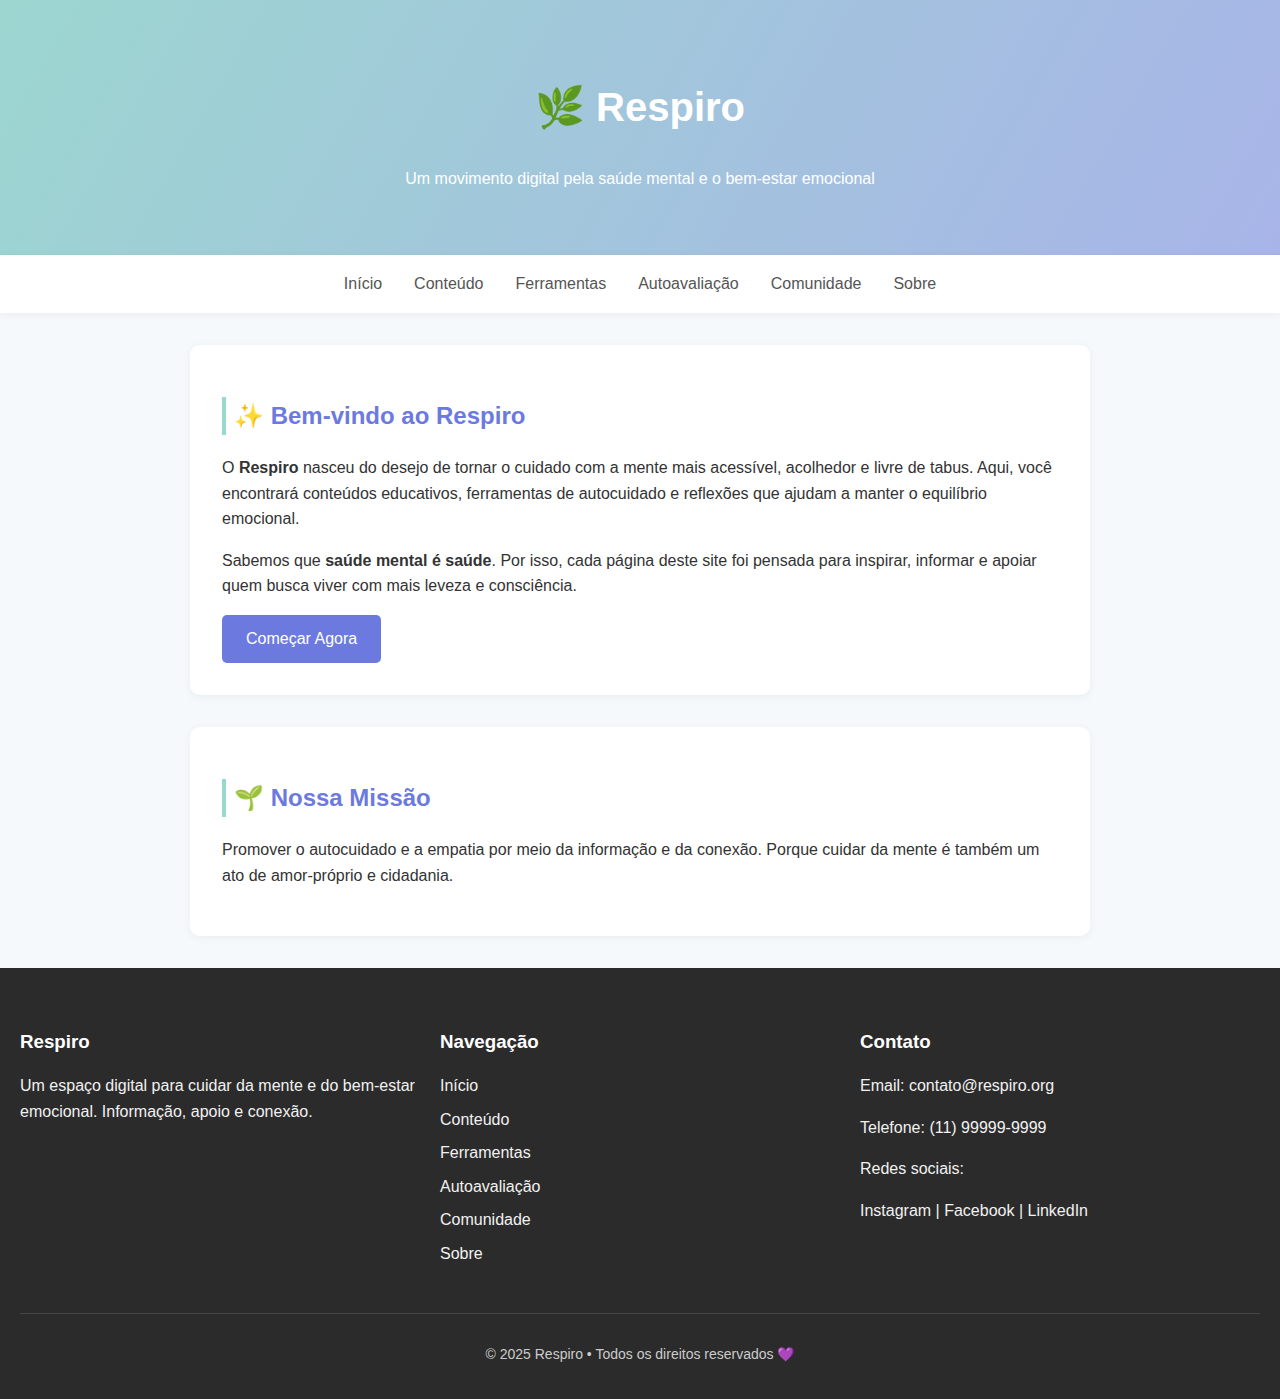
<file: index.html>
<!DOCTYPE html>
<html lang="pt-BR">
<head>
  <meta charset="UTF-8">
  <meta name="viewport" content="width=device-width, initial-scale=1.0">
  <title>Respiro • Cuidando da Mente e do Coração</title>
  <link rel="stylesheet" href="style.css">
</head>
<body>
  <header>
    <h1>🌿 Respiro</h1>
    <p>Um movimento digital pela saúde mental e o bem-estar emocional</p>
  </header>

  <nav>
    <a href="index.html">Início</a>
    <a href="conteudo.html">Conteúdo</a>
    <a href="ferramentas.html">Ferramentas</a>
    <a href="autoavaliacao.html">Autoavaliação</a>
    <a href="comunidade.html">Comunidade</a>
    <a href="sobre.html">Sobre</a>
  </nav>

  <main>
    <section>
      <h2>✨ Bem-vindo ao Respiro</h2>
      <p>O <strong>Respiro</strong> nasceu do desejo de tornar o cuidado com a mente mais acessível, acolhedor e livre de tabus.  
      Aqui, você encontrará conteúdos educativos, ferramentas de autocuidado e reflexões que ajudam a manter o equilíbrio emocional.</p>

      <p>Sabemos que <strong>saúde mental é saúde</strong>. Por isso, cada página deste site foi pensada para inspirar, informar e apoiar quem busca viver com mais leveza e consciência.</p>

      <a href="conteudo.html" class="btn">Começar Agora</a>
    </section>

    <section>
      <h2>🌱 Nossa Missão</h2>
      <p>Promover o autocuidado e a empatia por meio da informação e da conexão.  
      Porque cuidar da mente é também um ato de amor-próprio e cidadania.</p>
    </section>
  </main>

 <footer>
  <div class="footer-container">
    <!-- Sobre o projeto -->
    <div class="footer-section">
      <h3>Respiro</h3>
      <p>Um espaço digital para cuidar da mente e do bem-estar emocional. Informação, apoio e conexão.</p>
    </div>

    <!-- Navegação rápida -->
    <div class="footer-section">
      <h3>Navegação</h3>
      <ul>
        <li><a href="index.html">Início</a></li>
        <li><a href="conteudo.html">Conteúdo</a></li>
        <li><a href="ferramentas.html">Ferramentas</a></li>
        <li><a href="autoavaliacao.html">Autoavaliação</a></li>
        <li><a href="comunidade.html">Comunidade</a></li>
        <li><a href="sobre.html">Sobre</a></li>
      </ul>
    </div>

    <!-- Contato -->
    <div class="footer-section">
      <h3>Contato</h3>
      <p>Email: <a href="mailto:contato@respiro.org">contato@respiro.org</a></p>
      <p>Telefone: (11) 99999-9999</p>
      <p>Redes sociais:</p>
      <p>
        <a href="#" target="_blank">Instagram</a> | 
        <a href="#" target="_blank">Facebook</a> | 
        <a href="#" target="_blank">LinkedIn</a>
      </p>
    </div>
  </div>

  <div class="footer-bottom">
    <p>© 2025 Respiro • Todos os direitos reservados 💜</p>
  </div>
</footer>
</body>
</html>
</file>
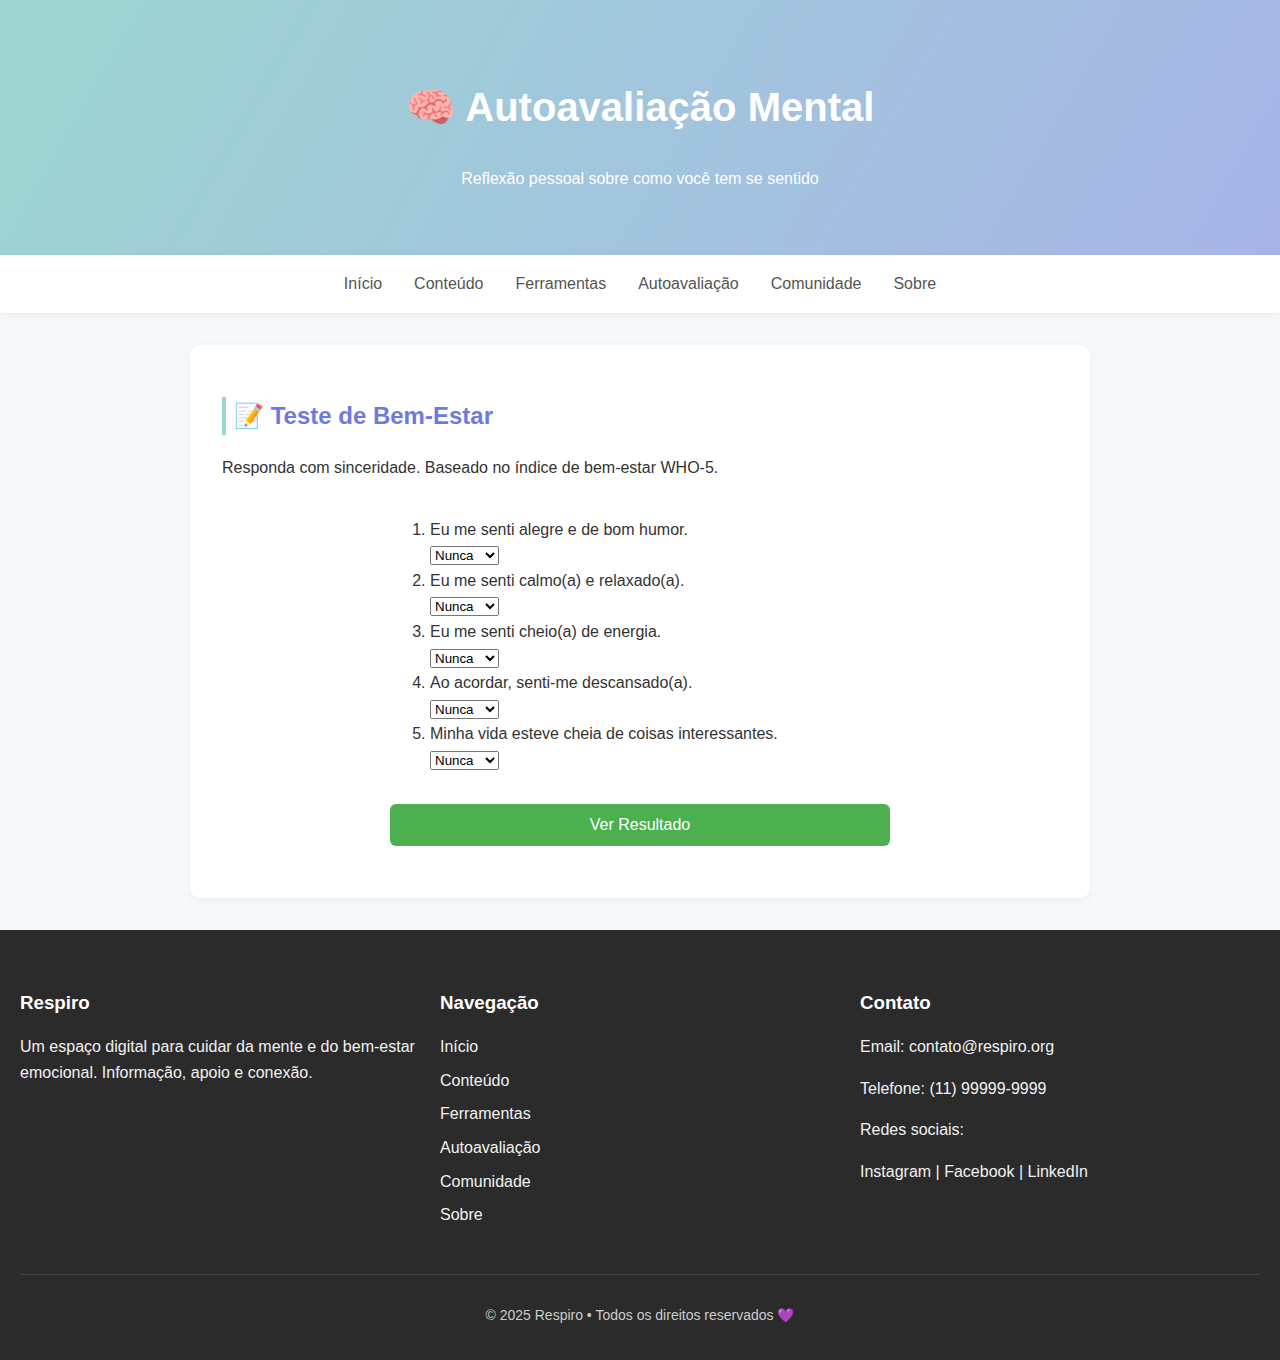
<file: autoavaliacao.html>
<!DOCTYPE html>
<html lang="pt-BR">
<head>
  <meta charset="UTF-8">
  <meta name="viewport" content="width=device-width, initial-scale=1.0">
  <title>Autoavaliação • Respiro</title>
  <link rel="stylesheet" href="style.css">
  <script src="script.js" defer></script>
</head>
<body>
  <header>
    <h1>🧠 Autoavaliação Mental</h1>
    <p>Reflexão pessoal sobre como você tem se sentido</p>
  </header>

  <nav>
    <a href="index.html">Início</a>
    <a href="conteudo.html">Conteúdo</a>
    <a href="ferramentas.html">Ferramentas</a>
    <a href="autoavaliacao.html">Autoavaliação</a>
    <a href="comunidade.html">Comunidade</a>
    <a href="sobre.html">Sobre</a>
  </nav>

  <main>
    <section>
      <h2>📝 Teste de Bem-Estar</h2>
      <p>Responda com sinceridade. Baseado no índice de bem-estar WHO-5.</p>

      <form id="bemestarForm">
        <ol>
          <li>Eu me senti alegre e de bom humor. <br><select name="q1"><option value="0">Nunca</option><option value="5">Sempre</option></select></li>
          <li>Eu me senti calmo(a) e relaxado(a). <br><select name="q2"><option value="0">Nunca</option><option value="5">Sempre</option></select></li>
          <li>Eu me senti cheio(a) de energia. <br><select name="q3"><option value="0">Nunca</option><option value="5">Sempre</option></select></li>
          <li>Ao acordar, senti-me descansado(a). <br><select name="q4"><option value="0">Nunca</option><option value="5">Sempre</option></select></li>
          <li>Minha vida esteve cheia de coisas interessantes. <br><select name="q5"><option value="0">Nunca</option><option value="5">Sempre</option></select></li>
        </ol>
        <button type="button" class="btn" onclick="avaliarBemEstar()">Ver Resultado</button>
      </form>

      <div id="resultadoBemestar"></div>
    </section>
  </main>

  <footer>
  <div class="footer-container">
    <!-- Sobre o projeto -->
    <div class="footer-section">
      <h3>Respiro</h3>
      <p>Um espaço digital para cuidar da mente e do bem-estar emocional. Informação, apoio e conexão.</p>
    </div>

    <!-- Navegação rápida -->
    <div class="footer-section">
      <h3>Navegação</h3>
      <ul>
        <li><a href="index.html">Início</a></li>
        <li><a href="conteudo.html">Conteúdo</a></li>
        <li><a href="ferramentas.html">Ferramentas</a></li>
        <li><a href="autoavaliacao.html">Autoavaliação</a></li>
        <li><a href="comunidade.html">Comunidade</a></li>
        <li><a href="sobre.html">Sobre</a></li>
      </ul>
    </div>

    <!-- Contato -->
    <div class="footer-section">
      <h3>Contato</h3>
      <p>Email: <a href="mailto:contato@respiro.org">contato@respiro.org</a></p>
      <p>Telefone: (11) 99999-9999</p>
      <p>Redes sociais:</p>
      <p>
        <a href="#" target="_blank">Instagram</a> | 
        <a href="#" target="_blank">Facebook</a> | 
        <a href="#" target="_blank">LinkedIn</a>
      </p>
    </div>
  </div>

  <div class="footer-bottom">
    <p>© 2025 Respiro • Todos os direitos reservados 💜</p>
  </div>
</footer>
</body>
</html>
</file>
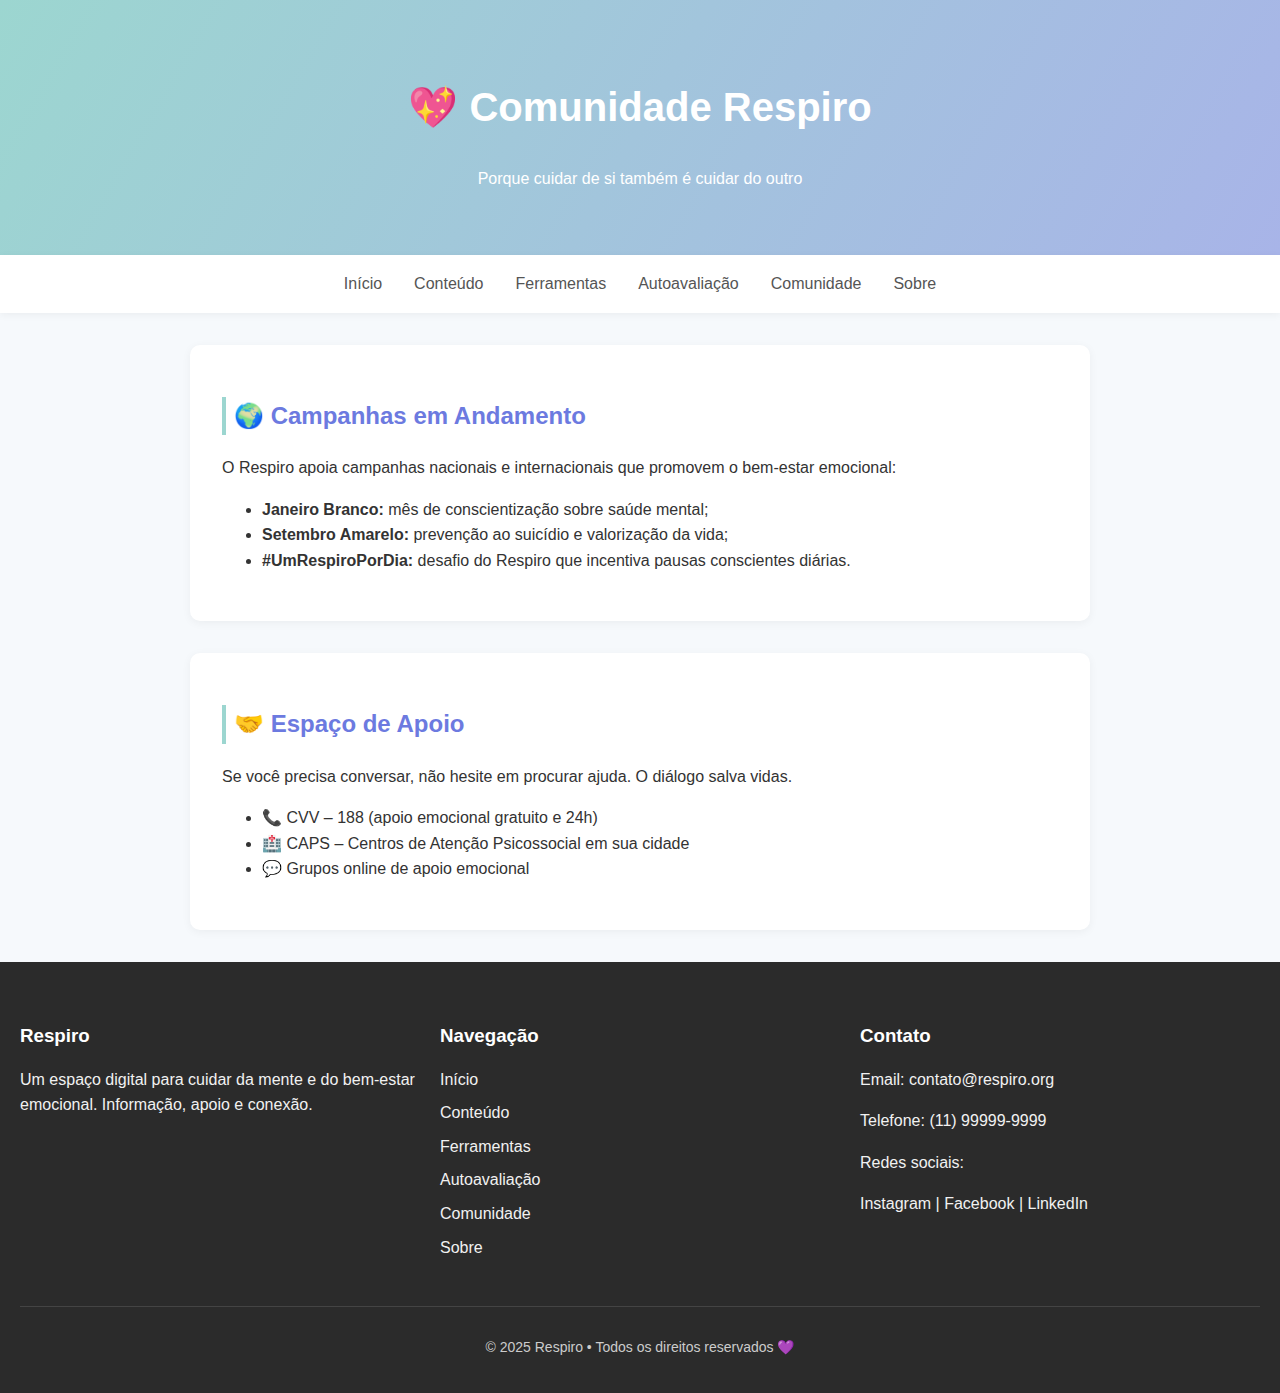
<file: comunidade.html>
<!DOCTYPE html>
<html lang="pt-BR">
<head>
  <meta charset="UTF-8">
  <meta name="viewport" content="width=device-width, initial-scale=1.0">
  <title>Comunidade • Juntos Pela Saúde Mental</title>
  <link rel="stylesheet" href="style.css">
</head>
<body>
  <header>
    <h1>💖 Comunidade Respiro</h1>
    <p>Porque cuidar de si também é cuidar do outro</p>
  </header>

  <nav>
    <a href="index.html">Início</a>
    <a href="conteudo.html">Conteúdo</a>
    <a href="ferramentas.html">Ferramentas</a>
    <a href="autoavaliacao.html">Autoavaliação</a>
    <a href="comunidade.html">Comunidade</a>
    <a href="sobre.html">Sobre</a>
  </nav>

  <main>
    <section>
      <h2>🌍 Campanhas em Andamento</h2>
      <p>O Respiro apoia campanhas nacionais e internacionais que promovem o bem-estar emocional:</p>
      <ul>
        <li><strong>Janeiro Branco:</strong> mês de conscientização sobre saúde mental;</li>
        <li><strong>Setembro Amarelo:</strong> prevenção ao suicídio e valorização da vida;</li>
        <li><strong>#UmRespiroPorDia:</strong> desafio do Respiro que incentiva pausas conscientes diárias.</li>
      </ul>
    </section>

    <section>
      <h2>🤝 Espaço de Apoio</h2>
      <p>Se você precisa conversar, não hesite em procurar ajuda. O diálogo salva vidas.</p>
      <ul>
        <li>📞 CVV – 188 (apoio emocional gratuito e 24h)</li>
        <li>🏥 CAPS – Centros de Atenção Psicossocial em sua cidade</li>
        <li>💬 Grupos online de apoio emocional</li>
      </ul>
    </section>
  </main>

  <footer>
  <div class="footer-container">
    <!-- Sobre o projeto -->
    <div class="footer-section">
      <h3>Respiro</h3>
      <p>Um espaço digital para cuidar da mente e do bem-estar emocional. Informação, apoio e conexão.</p>
    </div>

    <!-- Navegação rápida -->
    <div class="footer-section">
      <h3>Navegação</h3>
      <ul>
        <li><a href="index.html">Início</a></li>
        <li><a href="conteudo.html">Conteúdo</a></li>
        <li><a href="ferramentas.html">Ferramentas</a></li>
        <li><a href="autoavaliacao.html">Autoavaliação</a></li>
        <li><a href="comunidade.html">Comunidade</a></li>
        <li><a href="sobre.html">Sobre</a></li>
      </ul>
    </div>

    <!-- Contato -->
    <div class="footer-section">
      <h3>Contato</h3>
      <p>Email: <a href="mailto:contato@respiro.org">contato@respiro.org</a></p>
      <p>Telefone: (11) 99999-9999</p>
      <p>Redes sociais:</p>
      <p>
        <a href="#" target="_blank">Instagram</a> | 
        <a href="#" target="_blank">Facebook</a> | 
        <a href="#" target="_blank">LinkedIn</a>
      </p>
    </div>
  </div>

  <div class="footer-bottom">
    <p>© 2025 Respiro • Todos os direitos reservados 💜</p>
  </div>
</footer>
</body>
</html>
</file>
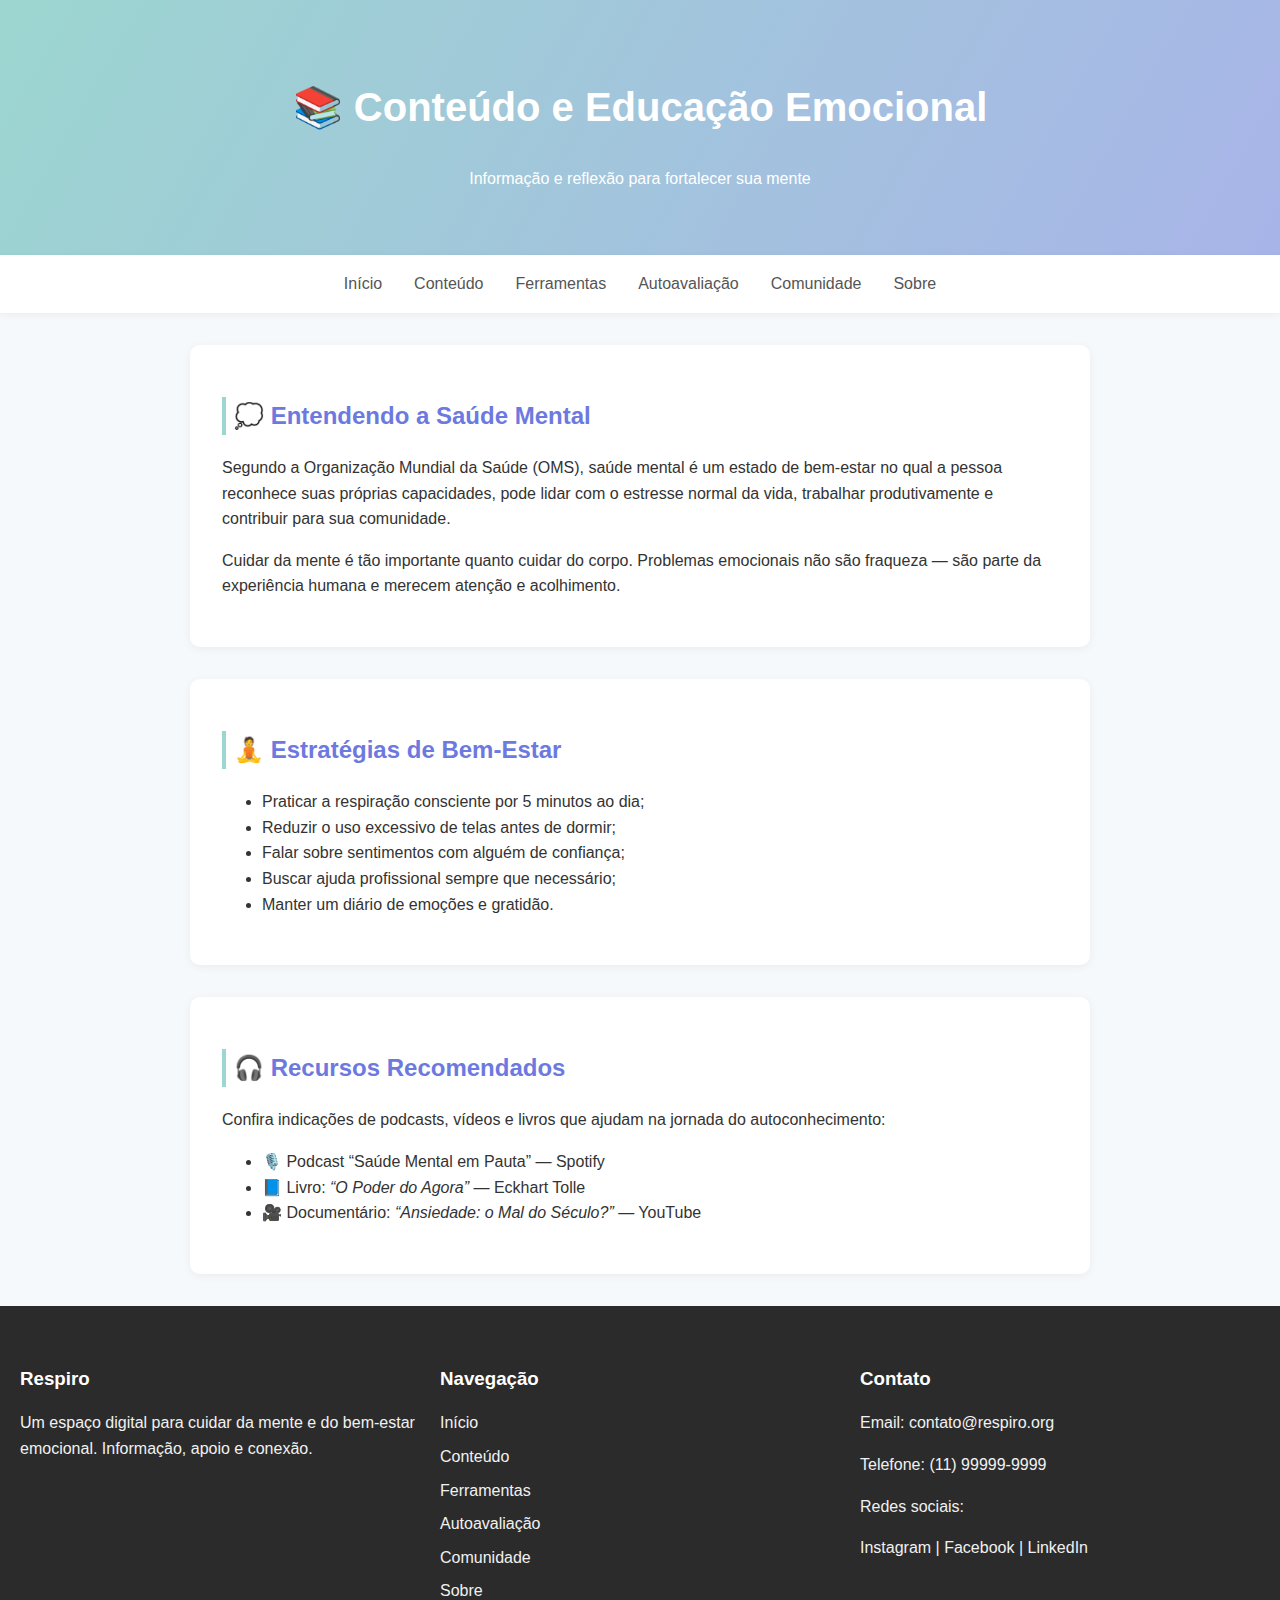
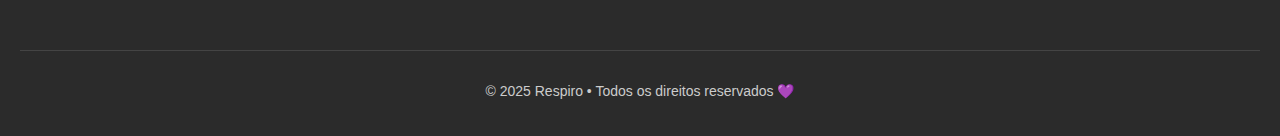
<file: conteudo.html>
<!DOCTYPE html>
<html lang="pt-BR">
<head>
  <meta charset="UTF-8">
  <meta name="viewport" content="width=device-width, initial-scale=1.0">
  <title>Conteúdo • Educação Emocional</title>
  <link rel="stylesheet" href="style.css">
</head>
<body>
  <header>
    <h1>📚 Conteúdo e Educação Emocional</h1>
    <p>Informação e reflexão para fortalecer sua mente</p>
  </header>

  <nav>
    <a href="index.html">Início</a>
    <a href="conteudo.html">Conteúdo</a>
    <a href="ferramentas.html">Ferramentas</a>
    <a href="autoavaliacao.html">Autoavaliação</a>
    <a href="comunidade.html">Comunidade</a>
    <a href="sobre.html">Sobre</a>
  </nav>

  <main>
    <section>
      <h2>💭 Entendendo a Saúde Mental</h2>
      <p>Segundo a Organização Mundial da Saúde (OMS), saúde mental é um estado de bem-estar no qual a pessoa reconhece suas próprias capacidades, pode lidar com o estresse normal da vida, trabalhar produtivamente e contribuir para sua comunidade.</p>
      <p>Cuidar da mente é tão importante quanto cuidar do corpo. Problemas emocionais não são fraqueza — são parte da experiência humana e merecem atenção e acolhimento.</p>
    </section>

    <section>
      <h2>🧘 Estratégias de Bem-Estar</h2>
      <ul>
        <li>Praticar a respiração consciente por 5 minutos ao dia;</li>
        <li>Reduzir o uso excessivo de telas antes de dormir;</li>
        <li>Falar sobre sentimentos com alguém de confiança;</li>
        <li>Buscar ajuda profissional sempre que necessário;</li>
        <li>Manter um diário de emoções e gratidão.</li>
      </ul>
    </section>

    <section>
      <h2>🎧 Recursos Recomendados</h2>
      <p>Confira indicações de podcasts, vídeos e livros que ajudam na jornada do autoconhecimento:</p>
      <ul>
        <li>🎙️ Podcast “Saúde Mental em Pauta” — Spotify</li>
        <li>📘 Livro: <em>“O Poder do Agora”</em> — Eckhart Tolle</li>
        <li>🎥 Documentário: <em>“Ansiedade: o Mal do Século?”</em> — YouTube</li>
      </ul>
    </section>
  </main>

 <footer>
  <div class="footer-container">
    <!-- Sobre o projeto -->
    <div class="footer-section">
      <h3>Respiro</h3>
      <p>Um espaço digital para cuidar da mente e do bem-estar emocional. Informação, apoio e conexão.</p>
    </div>

    <!-- Navegação rápida -->
    <div class="footer-section">
      <h3>Navegação</h3>
      <ul>
        <li><a href="index.html">Início</a></li>
        <li><a href="conteudo.html">Conteúdo</a></li>
        <li><a href="ferramentas.html">Ferramentas</a></li>
        <li><a href="autoavaliacao.html">Autoavaliação</a></li>
        <li><a href="comunidade.html">Comunidade</a></li>
        <li><a href="sobre.html">Sobre</a></li>
      </ul>
    </div>

    <!-- Contato -->
    <div class="footer-section">
      <h3>Contato</h3>
      <p>Email: <a href="mailto:contato@respiro.org">contato@respiro.org</a></p>
      <p>Telefone: (11) 99999-9999</p>
      <p>Redes sociais:</p>
      <p>
        <a href="#" target="_blank">Instagram</a> | 
        <a href="#" target="_blank">Facebook</a> | 
        <a href="#" target="_blank">LinkedIn</a>
      </p>
    </div>
  </div>

  <div class="footer-bottom">
    <p>© 2025 Respiro • Todos os direitos reservados 💜</p>
  </div>
</footer>
</body>
</html>
</file>
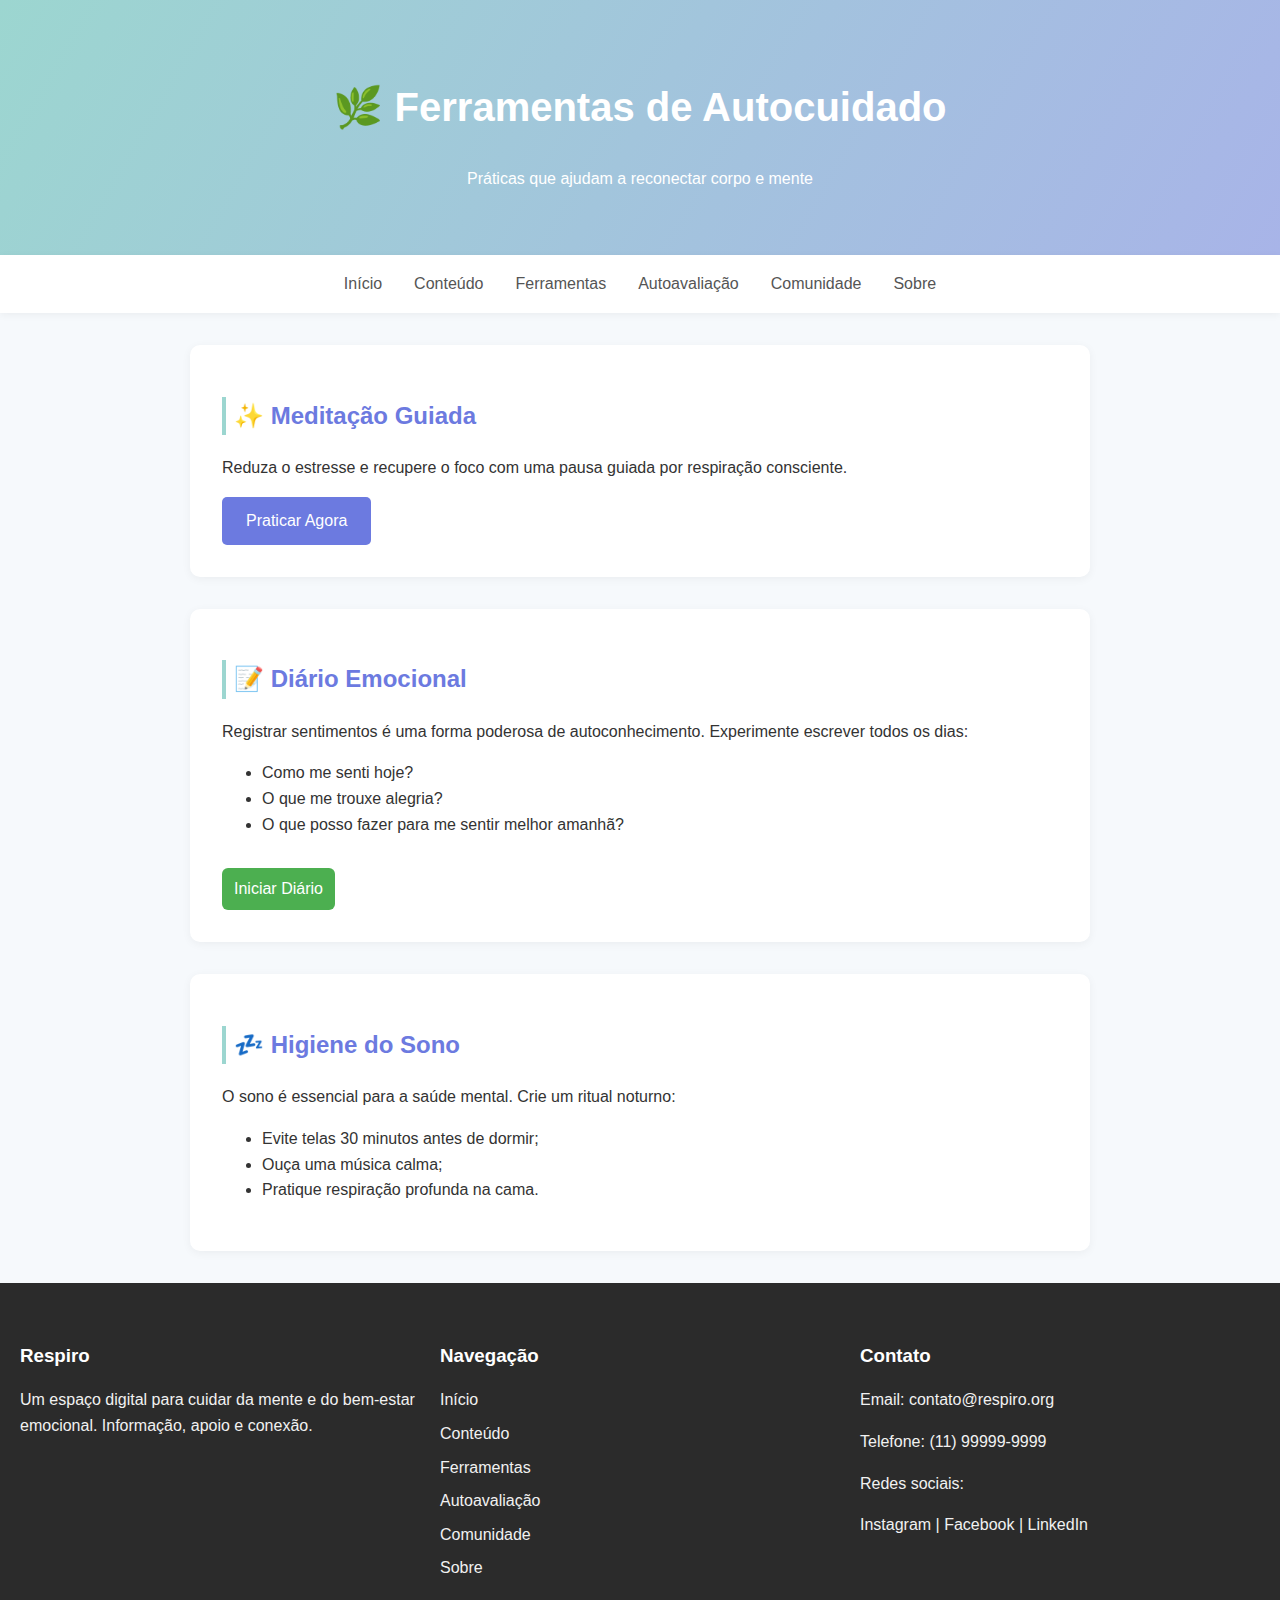
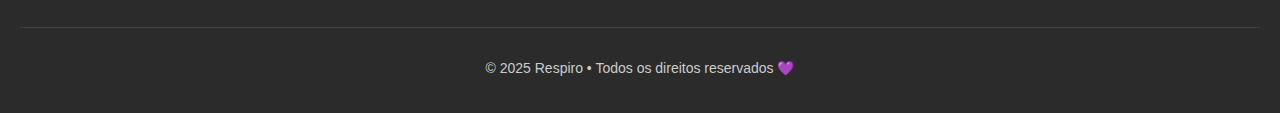
<file: ferramentas.html>
<!DOCTYPE html>
<html lang="pt-BR">
<head>
  <meta charset="UTF-8">
  <meta name="viewport" content="width=device-width, initial-scale=1.0">
  <title>Ferramentas • Autocuidado e Equilíbrio</title>
  <link rel="stylesheet" href="style.css">
</head>
<body>
  <header>
    <h1>🌿 Ferramentas de Autocuidado</h1>
    <p>Práticas que ajudam a reconectar corpo e mente</p>
  </header>

  <nav>
    <a href="index.html">Início</a>
    <a href="conteudo.html">Conteúdo</a>
    <a href="ferramentas.html">Ferramentas</a>
    <a href="autoavaliacao.html">Autoavaliação</a>
    <a href="comunidade.html">Comunidade</a>
    <a href="sobre.html">Sobre</a>
  </nav>

  <main>
    <section>
      <h2>✨ Meditação Guiada</h2>
      <p>Reduza o estresse e recupere o foco com uma pausa guiada por respiração consciente.</p>
      <a class="btn" href="https://www.youtube.com/watch?v=inpok4MKVLM" target="_blank">Praticar Agora</a>
    </section>

    <section>
      <h2>📝 Diário Emocional</h2>
      <p>Registrar sentimentos é uma forma poderosa de autoconhecimento. Experimente escrever todos os dias:</p>
      <ul>
        <li>Como me senti hoje?</li>
        <li>O que me trouxe alegria?</li>
        <li>O que posso fazer para me sentir melhor amanhã?</li>
      </ul>
      <button class="btn" onclick="alert('Pegue um caderno e escreva suas emoções de hoje 💜')">Iniciar Diário</button>
    </section>

    <section>
      <h2>💤 Higiene do Sono</h2>
      <p>O sono é essencial para a saúde mental. Crie um ritual noturno:</p>
      <ul>
        <li>Evite telas 30 minutos antes de dormir;</li>
        <li>Ouça uma música calma;</li>
        <li>Pratique respiração profunda na cama.</li>
      </ul>
    </section>
  </main>

  <footer>
  <div class="footer-container">
    <!-- Sobre o projeto -->
    <div class="footer-section">
      <h3>Respiro</h3>
      <p>Um espaço digital para cuidar da mente e do bem-estar emocional. Informação, apoio e conexão.</p>
    </div>

    <!-- Navegação rápida -->
    <div class="footer-section">
      <h3>Navegação</h3>
      <ul>
        <li><a href="index.html">Início</a></li>
        <li><a href="conteudo.html">Conteúdo</a></li>
        <li><a href="ferramentas.html">Ferramentas</a></li>
        <li><a href="autoavaliacao.html">Autoavaliação</a></li>
        <li><a href="comunidade.html">Comunidade</a></li>
        <li><a href="sobre.html">Sobre</a></li>
      </ul>
    </div>

    <!-- Contato -->
    <div class="footer-section">
      <h3>Contato</h3>
      <p>Email: <a href="mailto:contato@respiro.org">contato@respiro.org</a></p>
      <p>Telefone: (11) 99999-9999</p>
      <p>Redes sociais:</p>
      <p>
        <a href="#" target="_blank">Instagram</a> | 
        <a href="#" target="_blank">Facebook</a> | 
        <a href="#" target="_blank">LinkedIn</a>
      </p>
    </div>
  </div>

  <div class="footer-bottom">
    <p>© 2025 Respiro • Todos os direitos reservados 💜</p>
  </div>
</footer>
</body>
</html>
</file>
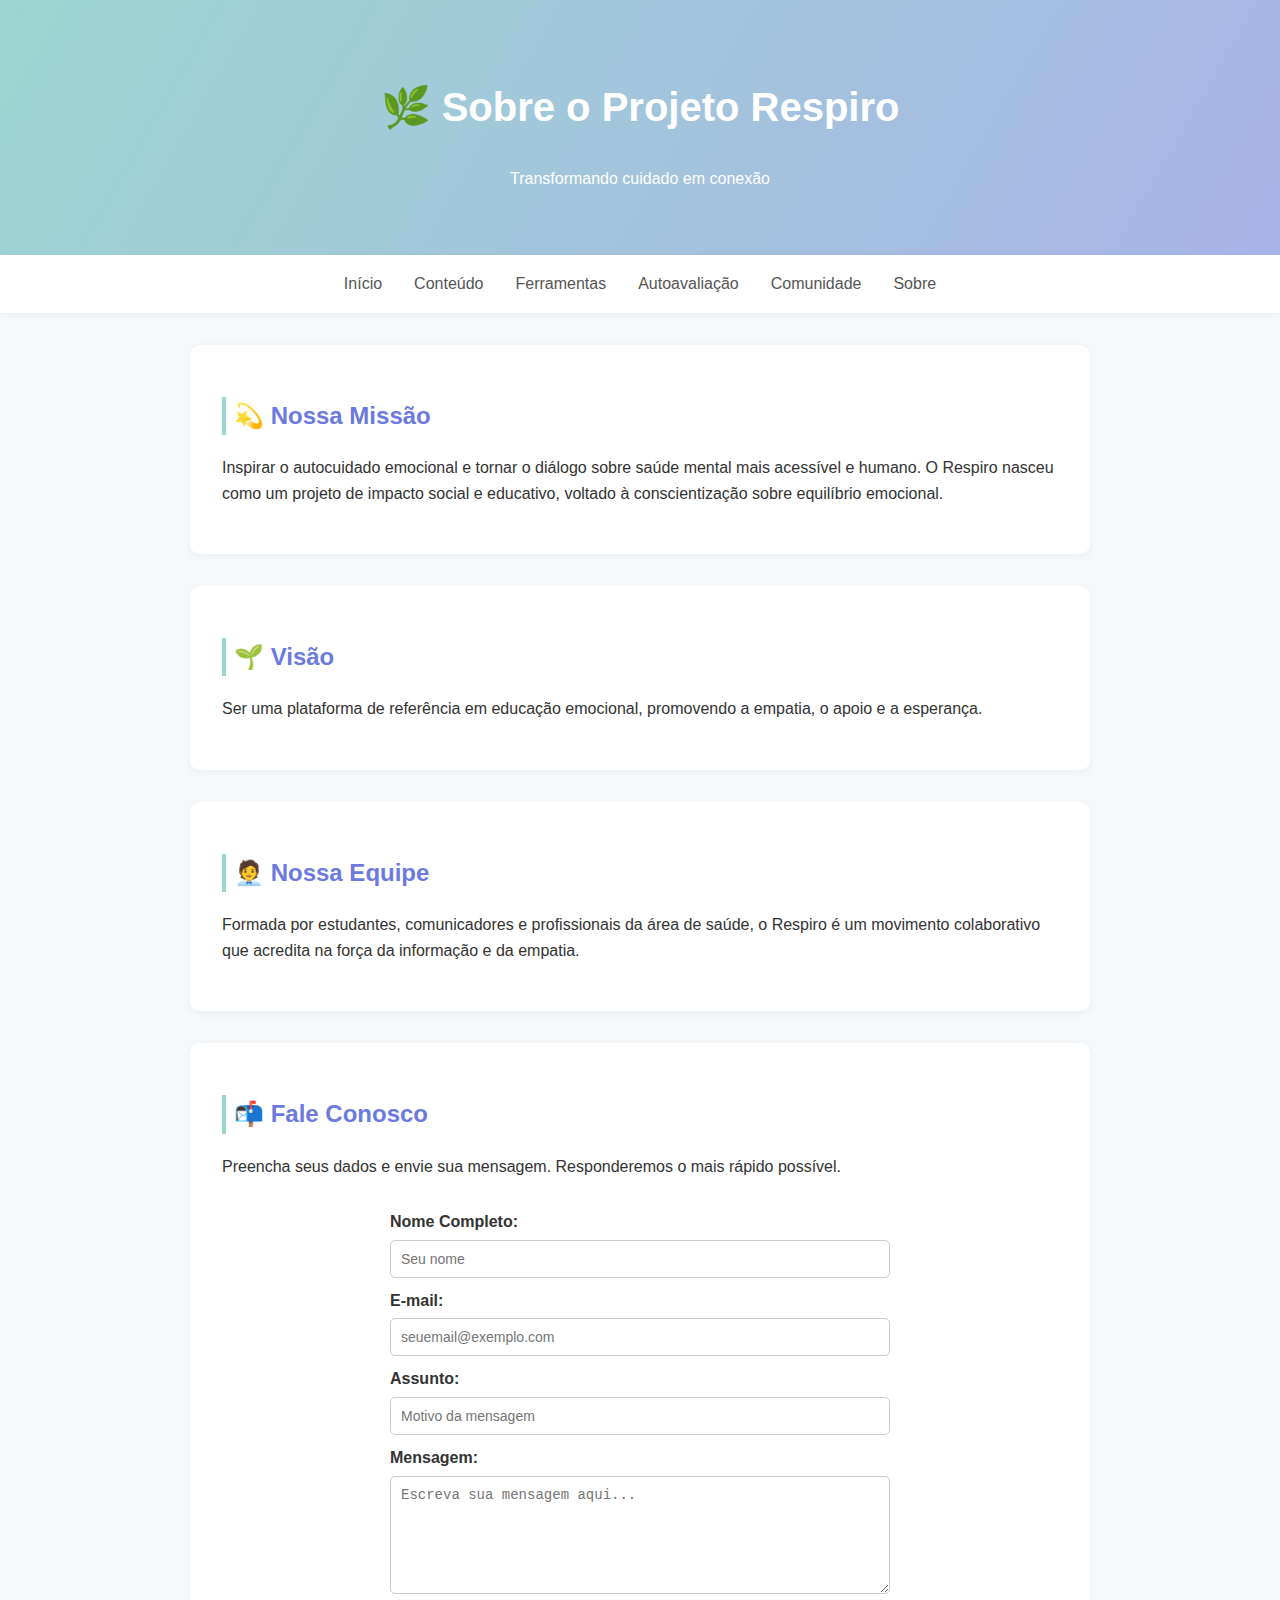
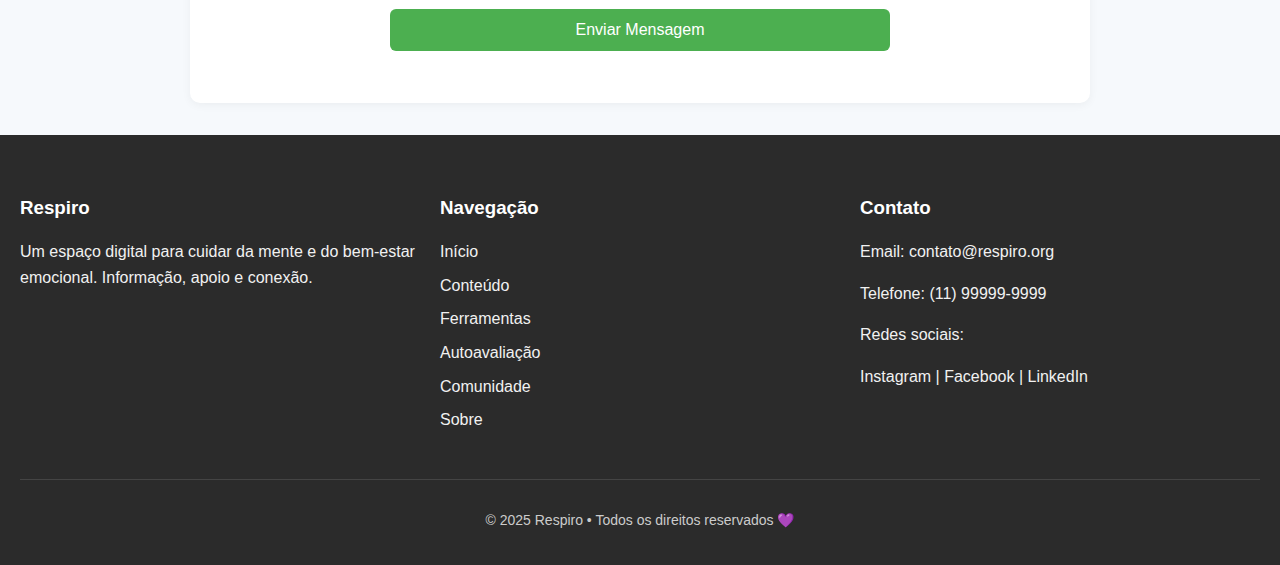
<file: sobre.html>
<!DOCTYPE html>
<html lang="pt-BR">
<head>
  <meta charset="UTF-8">
  <meta name="viewport" content="width=device-width, initial-scale=1.0">
  <title>Sobre o Projeto • Respiro</title>
  <link rel="stylesheet" href="style.css">
</head>
<body>
  <header>
    <h1>🌿 Sobre o Projeto Respiro</h1>
    <p>Transformando cuidado em conexão</p>
  </header>

  <nav>
    <a href="index.html">Início</a>
    <a href="conteudo.html">Conteúdo</a>
    <a href="ferramentas.html">Ferramentas</a>
    <a href="autoavaliacao.html">Autoavaliação</a>
    <a href="comunidade.html">Comunidade</a>
    <a href="sobre.html">Sobre</a>
  </nav>

  <main>
    <section>
      <h2>💫 Nossa Missão</h2>
      <p>Inspirar o autocuidado emocional e tornar o diálogo sobre saúde mental mais acessível e humano.  
      O Respiro nasceu como um projeto de impacto social e educativo, voltado à conscientização sobre equilíbrio emocional.</p>
    </section>

    <section>
      <h2>🌱 Visão</h2>
      <p>Ser uma plataforma de referência em educação emocional, promovendo a empatia, o apoio e a esperança.</p>
    </section>

    <section>
      <h2>🧑‍💼 Nossa Equipe</h2>
      <p>Formada por estudantes, comunicadores e profissionais da área de saúde, o Respiro é um movimento colaborativo que acredita na força da informação e da empatia.</p>
    </section>

   <section id="contato">
  <h2>📬 Fale Conosco</h2>
  <p>Preencha seus dados e envie sua mensagem. Responderemos o mais rápido possível.</p>

 <form id="formContato">
  <label for="nome">Nome Completo:</label>
  <input type="text" id="nome" name="nome" placeholder="Seu nome" required>

  <label for="email">E-mail:</label>
  <input type="email" id="email" name="email" placeholder="seuemail@exemplo.com" required>

  <label for="assunto">Assunto:</label>
  <input type="text" id="assunto" name="assunto" placeholder="Motivo da mensagem" required>

  <label for="mensagem">Mensagem:</label>
  <textarea id="mensagem" name="mensagem" placeholder="Escreva sua mensagem aqui..." rows="6" required></textarea>

  <button type="submit" class="btn">Enviar Mensagem</button>
</form>

<p id="resposta" style="color:green; margin-top:10px;"></p>

<!-- Aqui vai o JavaScript -->
<script>
const form = document.getElementById('formContato');
const resposta = document.getElementById('resposta');

form.addEventListener('submit', function(e) {
  e.preventDefault(); // Evita recarregar a página

  // Coleta os valores
  const nome = document.getElementById('nome').value;
  const email = document.getElementById('email').value;
  const assunto = document.getElementById('assunto').value;
  const mensagem = document.getElementById('mensagem').value;

  // Mensagem de confirmação
  resposta.textContent = `Obrigado, ${nome}! Sua mensagem foi recebida. Retornaremos para ${email}.`;

  // Limpa o formulário
  form.reset();
});
</script>


  <!-- Mensagem de sucesso -->
  <p id="resposta" style="color:green; margin-top:10px;"></p>
</section>
  </main>

  <footer>
  <div class="footer-container">
    <!-- Sobre o projeto -->
    <div class="footer-section">
      <h3>Respiro</h3>
      <p>Um espaço digital para cuidar da mente e do bem-estar emocional. Informação, apoio e conexão.</p>
    </div>

    <!-- Navegação rápida -->
    <div class="footer-section">
      <h3>Navegação</h3>
      <ul>
        <li><a href="index.html">Início</a></li>
        <li><a href="conteudo.html">Conteúdo</a></li>
        <li><a href="ferramentas.html">Ferramentas</a></li>
        <li><a href="autoavaliacao.html">Autoavaliação</a></li>
        <li><a href="comunidade.html">Comunidade</a></li>
        <li><a href="sobre.html">Sobre</a></li>
      </ul>
    </div>

    <!-- Contato -->
    <div class="footer-section">
      <h3>Contato</h3>
      <p>Email: <a href="mailto:contato@respiro.org">contato@respiro.org</a></p>
      <p>Telefone: (11) 99999-9999</p>
      <p>Redes sociais:</p>
      <p>
        <a href="#" target="_blank">Instagram</a> | 
        <a href="#" target="_blank">Facebook</a> | 
        <a href="#" target="_blank">LinkedIn</a>
      </p>
    </div>
  </div>

  <div class="footer-bottom">
    <p>© 2025 Respiro • Todos os direitos reservados 💜</p>
  </div>
</footer>
</body>
</html>
</file>
<file: style.css>
/* ==========================
   ESTILOS GERAIS
========================== */
body {
  margin: 0;
  font-family: 'Poppins', sans-serif;
  background-color: #f6f9fc;
  color: #333;
  line-height: 1.6;
}

/* ==========================
   CABEÇALHO
========================== */
header {
  background: linear-gradient(120deg, #9cd6d0, #a8b4e8);
  color: white;
  text-align: center;
  padding: 3rem 1rem;
}

header h1 {
  font-size: 2.5rem;
}

/* ==========================
   NAVEGAÇÃO
========================== */
nav {
  display: flex;
  justify-content: center;
  background-color: white;
  box-shadow: 0 2px 8px rgba(0,0,0,0.05);
}

nav a {
  padding: 1rem;
  color: #555;
  text-decoration: none;
  transition: 0.3s;
  font-weight: 500;
}

nav a:hover {
  color: #6c7ae0;
}

/* ==========================
   CONTEÚDO PRINCIPAL
========================== */
main {
  max-width: 900px;
  margin: 2rem auto;
  padding: 0 1rem;
}

section {
  background-color: white;
  border-radius: 10px;
  padding: 2rem;
  box-shadow: 0 2px 10px rgba(0,0,0,0.05);
  margin-bottom: 2rem;
}

h2 {
  color: #6c7ae0;
  border-left: 4px solid #9cd6d0;
  padding-left: 0.5rem;
}

/* ==========================
   BOTÕES
========================== */
.btn {
  display: inline-block;
  background-color: #6c7ae0;
  color: white;
  padding: 0.7rem 1.5rem;
  border-radius: 5px;
  text-decoration: none;
  transition: 0.3s;
  border: none;
  cursor: pointer;
}

.btn:hover {
  background-color: #5663b3;
}

/* ==========================
   FORMULÁRIOS
========================== */
form {
  display: flex;
  flex-direction: column;
  max-width: 500px;
  margin: 20px auto;
}

label {
  margin-top: 10px;
  margin-bottom: 5px;
  font-weight: bold;
}

input, textarea {
  padding: 10px;
  border: 1px solid #ccc;
  border-radius: 5px;
  font-size: 14px;
}

input:focus, textarea:focus {
  outline: none;
  border-color: #4CAF50;
}

button.btn {
  margin-top: 15px;
  padding: 12px;
  background-color: #4CAF50;
  color: white;
  border: none;
  border-radius: 6px;
  cursor: pointer;
  font-size: 16px;
}

button.btn:hover {
  background-color: #45a049;
}

/* ==========================
   RODAPÉ
========================== */
footer {
  background-color: #2b2b2b;
  color: #f1f1f1;
  padding: 40px 20px 20px 20px;
  font-family: Arial, sans-serif;
}

.footer-container {
  display: flex;
  flex-wrap: wrap;
  justify-content: space-between;
  gap: 20px;
}

.footer-section {
  flex: 1;
  min-width: 200px;
}

.footer-section h3 {
  margin-bottom: 10px;
  color: #fff;
}

.footer-section a {
  color: #f1f1f1;
  text-decoration: none;
}

.footer-section a:hover {
  text-decoration: underline;
}

.footer-section ul {
  list-style: none;
  padding: 0;
}

.footer-section ul li {
  margin-bottom: 8px;
}

.footer-bottom {
  text-align: center;
  margin-top: 30px;
  border-top: 1px solid #444;
  padding-top: 15px;
  font-size: 14px;
  color: #ccc;
}

/* ==========================
   RESPONSIVIDADE
========================== */
@media (max-width: 600px) {
  nav {
    flex-direction: column;
  }
  header h1 {
    font-size: 2rem;
  }
}
</file>
